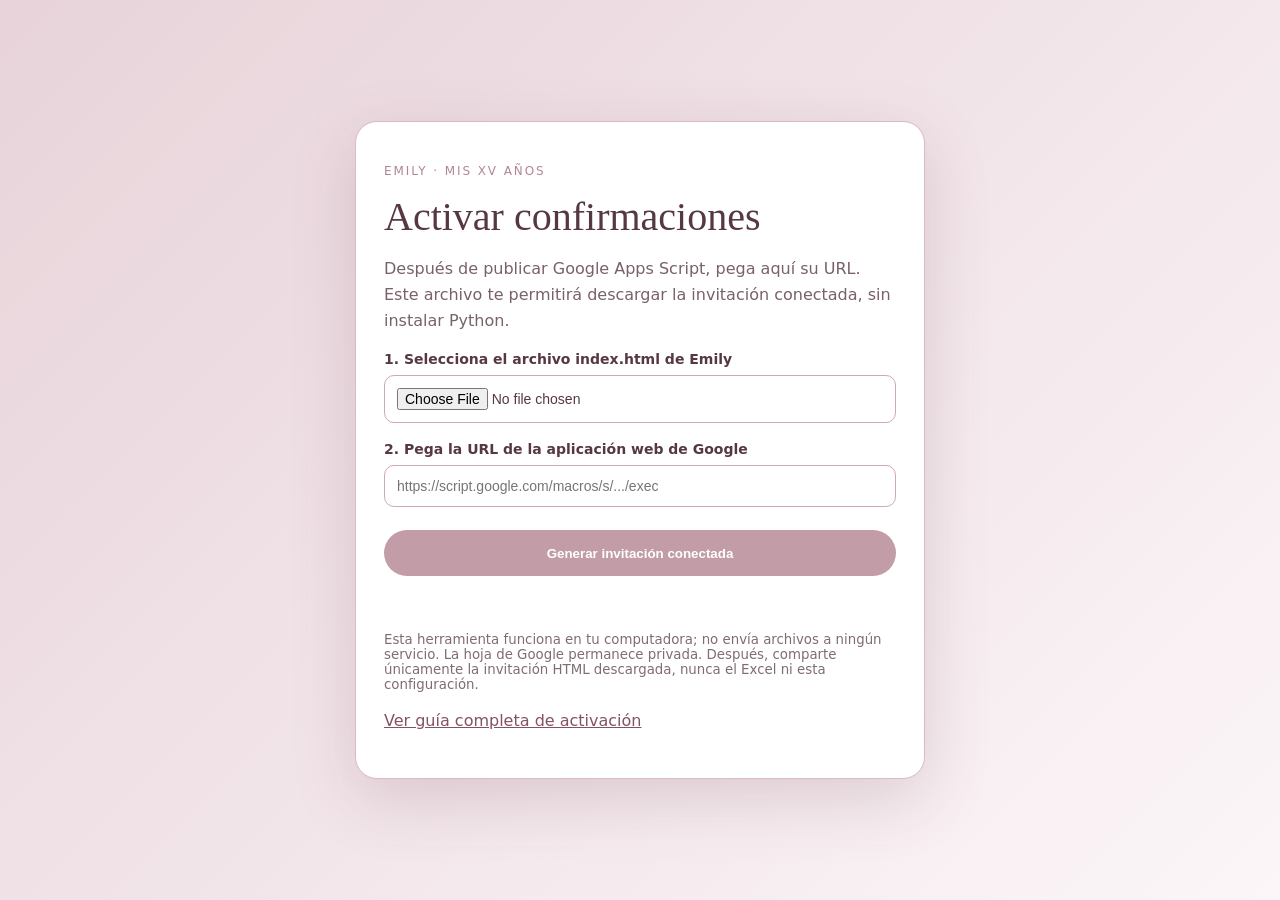
<file: CONFIGURAR_URL_DE_REGISTRO.html>
<!doctype html>
<html lang="es">
<head>
<meta charset="utf-8"><meta name="viewport" content="width=device-width,initial-scale=1">
<title>Conectar invitación de Emily · Google Sheets</title>
<style>
:root{--rose:#c29ca6;--dark:#563842;--light:#fff6f9}*{box-sizing:border-box}body{font-family:system-ui,Arial,sans-serif;background:linear-gradient(135deg,#e7d3d9,#fcf6f8);margin:0;min-height:100vh;display:grid;place-items:center;padding:20px;color:var(--dark)}main{width:min(570px,100%);background:#fff;border:1px solid #dcb9c5;border-radius:22px;box-shadow:0 20px 65px #774c6133;padding:28px}h1{font-family:Georgia,serif;font-size:clamp(27px,5vw,40px);font-weight:400;margin:0 0 12px}p{line-height:1.6;color:#78616a}label{display:block;font-weight:650;font-size:14px;margin:18px 0 8px}input{display:block;width:100%;border:1px solid #cda9b4;padding:12px;border-radius:10px;font-size:14px;background:#fff}button{border:0;background:var(--rose);color:white;min-height:46px;padding:12px 18px;border-radius:999px;cursor:pointer;margin-top:23px;font-weight:650;width:100%}button:hover{background:#af7f8d}button:disabled{opacity:.6;cursor:not-allowed}small{display:block;margin-top:15px;color:#806c73}#result{min-height:24px;font-weight:650}a{color:#845264}
</style>
</head>
<body>
<main>
<p style="font-size:12px;letter-spacing:.16em;text-transform:uppercase;color:#b08695">Emily · Mis XV Años</p>
<h1>Activar confirmaciones</h1>
<p>Después de publicar Google Apps Script, pega aquí su URL. Este archivo te permitirá descargar la invitación conectada, sin instalar Python.</p>
<label for="file">1. Selecciona el archivo <strong>index.html</strong> de Emily</label>
<input type="file" id="file" accept=".html,text/html" required>
<label for="endpoint">2. Pega la URL de la aplicación web de Google</label>
<input type="url" id="endpoint" placeholder="https://script.google.com/macros/s/.../exec" spellcheck="false" autocomplete="off" required>
<button id="generate" type="button">Generar invitación conectada</button>
<p id="result" role="status"></p>
<small>Esta herramienta funciona en tu computadora; no envía archivos a ningún servicio. La hoja de Google permanece privada. Después, comparte únicamente la invitación HTML descargada, nunca el Excel ni esta configuración.</small>
<p><a href="ACTIVAR_GOOGLE_SHEETS.md">Ver guía completa de activación</a></p>
</main>
<script>
const file=document.querySelector('#file'),url=document.querySelector('#endpoint'),result=document.querySelector('#result'),button=document.querySelector('#generate');
button.addEventListener('click',async()=>{
 const endpoint=url.value.trim();
 if(!/^https:\/\/script\.google\.com\/macros\/s\/[A-Za-z0-9_-]+\/exec(?:\?.*)?$/.test(endpoint)){
   result.textContent='La URL debe ser una aplicación web de Google Apps Script y terminar en /exec.';return;
 }
 if(!file.files[0]){result.textContent='Selecciona primero el archivo index.html de Emily.';return;}
 button.disabled=true;
 try{
  const content=await file.files[0].text();
  const placeholder='PEGAR_URL_GOOGLE_APPS_SCRIPT_AQUI';
  if(!content.includes(placeholder)){result.textContent='Este HTML ya está conectado o no es la versión preparada para el registro.';return;}
  const linked=content.replaceAll(placeholder,endpoint);
  const blob=new Blob([linked],{type:'text/html;charset=utf-8'});
  const a=document.createElement('a');a.href=URL.createObjectURL(blob);a.download='EMILY_INVITACION_CON_REGISTRO.html';document.body.appendChild(a);a.click();a.remove();
  setTimeout(()=>URL.revokeObjectURL(a.href),5000);
  result.textContent='Invitación configurada y descargada. Haz una prueba de confirmación antes de compartirla.';
 }catch(e){result.textContent='No se pudo leer el HTML. Comprueba que seleccionaste el archivo correcto.';}
 finally{button.disabled=false;}
});
</script>
</body>
</html>
</file>
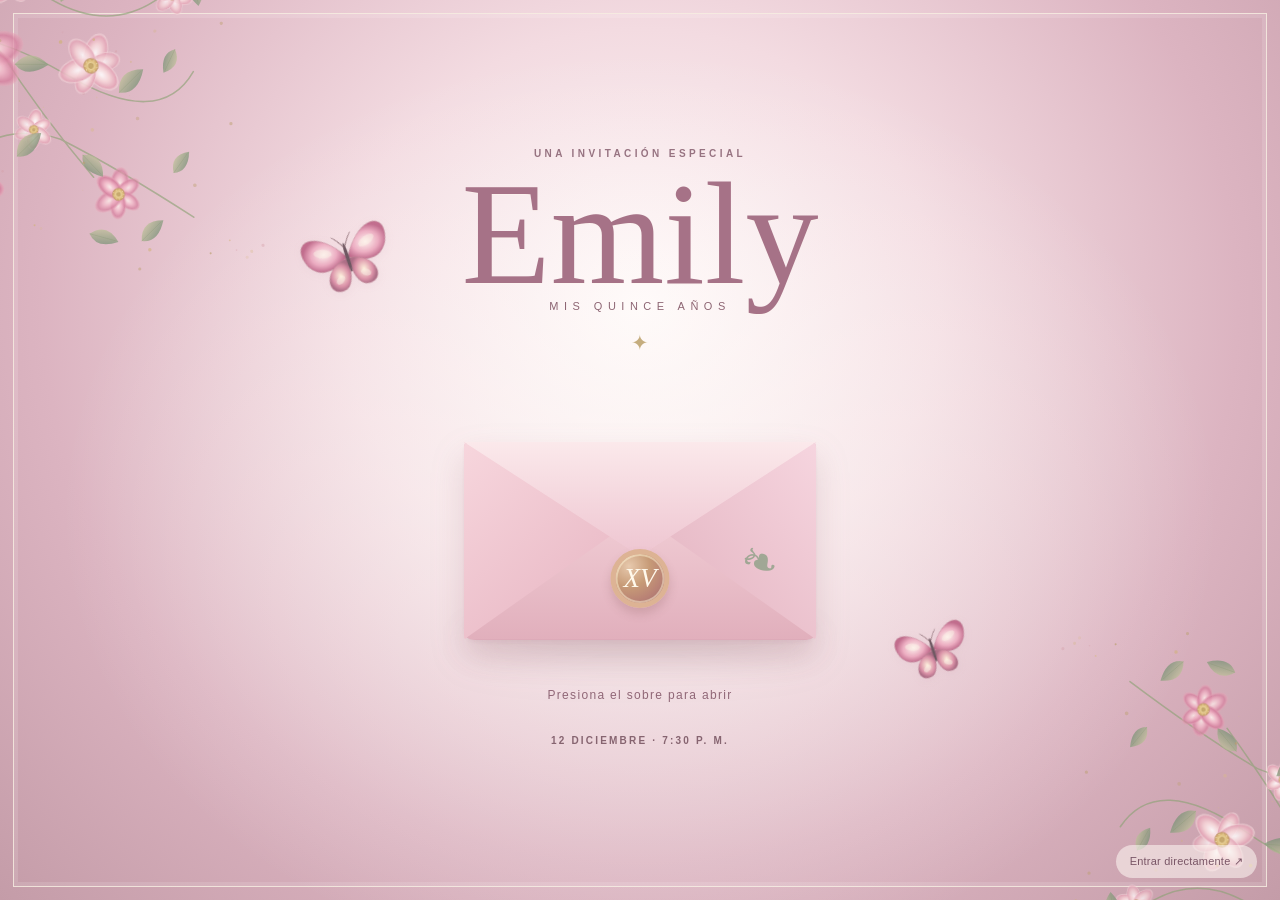
<file: src.html>
<!doctype html>
<html lang="es">
<head>
  <meta charset="utf-8">
  <meta name="viewport" content="width=device-width,initial-scale=1,viewport-fit=cover">
  <meta name="theme-color" content="#C29CA6">
  <meta name="description" content="Los XV años de Emily · 12 de diciembre, 7:30 p. m. · Hacienda Meléndez. Te espero para celebrar juntos.">
  <title>Emily · Mis XV años</title>
  <link rel="stylesheet" href="styles.css">
  <link rel="stylesheet" href="movie-clouds.css">
</head>
<body>
  <div id="intro" class="intro" role="dialog" aria-modal="true" aria-label="Bienvenida a los XV años de Emily">
    <div class="intro-glow" aria-hidden="true"></div>
    <div class="corner-art intro-flower tl" aria-hidden="true"></div><div class="corner-art intro-flower br" aria-hidden="true"></div>
    <img class="butterfly butterfly-intro one" src="assets/butterfly.svg" alt="" aria-hidden="true"><img class="butterfly butterfly-intro two" src="assets/butterfly.svg" alt="" aria-hidden="true">
    <div class="intro-content">
      <p class="small-caps intro-overline">UNA INVITACIÓN ESPECIAL</p>
      <h1 class="script intro-name">Emily</h1>
      <p class="intro-subtitle">MIS QUINCE AÑOS</p>
      <div class="tiny-ornament" aria-hidden="true">✦</div>
      <button type="button" id="open-envelope" class="envelope-button" aria-label="Abrir el sobre de invitación">
        <div class="envelope-art" aria-hidden="true">
          <div class="envelope-shadow"></div>
          <div class="envelope-paper"><span class="paper-script script">Emily</span><span class="paper-small">12 · DICIEMBRE</span></div>
          <div class="envelope-body"></div>
          <div class="envelope-inner-flap"></div>
          <div class="envelope-leftfold"></div>
          <div class="envelope-rightfold"></div>
          <div class="envelope-bottomfold"></div>
          <div class="envelope-topflap"></div>
          <span class="envelope-wax">XV</span>
          <span class="envelope-sprig">❧</span>
        </div>
      </button>
      <p class="intro-instruction">Presiona el sobre para abrir</p>
      <span class="intro-bottom small-caps">12 DICIEMBRE · 7:30 P. M.</span>
    </div>
    <button type="button" id="skip-intro" class="intro-skip" aria-label="Entrar directamente a la invitación">Entrar directamente <span aria-hidden="true">↗</span></button>
  </div>

  <!-- Video de bienvenida: se muestra después de la apertura del sobre. -->
  <div id="movie-screen" class="movie-screen" role="dialog" aria-modal="true" aria-label="Video de presentación de los quince años de Emily" hidden>
    <div class="movie-backdrop" aria-hidden="true"></div>
    <video id="intro-video" class="intro-video" preload="auto" playsinline poster="assets/video/portada_emily.jpg" src="assets/video/emily_estrellas.mp4" aria-label="Estrella rosada trazando el nombre Emily en un cielo de estrellas"></video>
    <div class="movie-soft-frame" aria-hidden="true"><i></i><i></i><i></i><i></i></div>
    <p class="movie-label" aria-hidden="true">EMILY <span>✦</span> MIS XV AÑOS</p>
    <div class="movie-actions">
      <button type="button" id="movie-sound" aria-label="Silenciar video" aria-pressed="true">♫ <span>Silenciar</span></button>
      <button type="button" id="movie-skip">Saltar video <span aria-hidden="true">↗</span></button>
    </div>
    <button type="button" id="movie-play" class="movie-retry" hidden>▶ Reproducir video</button>
    <p id="movie-error" class="movie-error" role="status" hidden>No se pudo reproducir el video. Puedes saltarlo para ver la invitación.</p>
    <div class="movie-progress" aria-hidden="true"><span id="movie-progress-bar"></span></div>
  </div>

  <!-- Nubes creadas con Python para unir el final del video y la invitación. -->
  <div id="cloud-curtain" class="cloud-curtain" aria-hidden="true" hidden>
    <div class="cloud-cloud cloud-left-1"></div>
    <div class="cloud-cloud cloud-right-1"></div>
    <div class="cloud-cloud cloud-left-2"></div>
    <div class="cloud-cloud cloud-right-2"></div>
    <div class="cloud-cloud cloud-top"></div>
    <div class="cloud-cloud cloud-bottom"></div>
    <div class="cloud-luminous-mist"></div>
    <div class="cloud-white-veil"></div>
  </div>

  <audio id="emily-soundtrack" src="assets/audio/musica_emily.mp3" preload="auto" loop hidden></audio>

  <main id="invitation" class="invitation" hidden>
    <div class="paper-shell">
      <header class="hero" id="inicio">
        <div class="corner-art top-left" aria-hidden="true"></div>
        <div class="corner-art top-right" aria-hidden="true"></div>
        <img class="butterfly butterfly-hero butterfly-one" src="assets/butterfly.svg" alt="" aria-hidden="true">
        <img class="butterfly butterfly-hero butterfly-two" src="assets/butterfly.svg" alt="" aria-hidden="true">
        <img class="butterfly butterfly-hero butterfly-three" src="assets/butterfly.svg" alt="" aria-hidden="true">
        <div class="gold-sparkles" aria-hidden="true"></div>
        <img class="sun-emblem" src="assets/sun.svg" alt="" aria-hidden="true">
        <p class="small-caps hero-topline">CELEBRANDO UN SUEÑO MUY ESPECIAL</p>
        <h2 class="script hero-name">Emily</h2>
        <p class="hero-xv">MIS QUINCE AÑOS</p>
        <p class="hero-caption">12 DE DICIEMBRE · 2026</p>
        <img class="ornament ornament-hero" src="assets/ornament.svg" alt="" aria-hidden="true">
        <div class="music-player">
          <span class="music-line"></span>
          <button type="button" id="music-prev" class="music-small" aria-label="Reiniciar la canción" title="Reiniciar canción">↶</button>
          <button type="button" id="music-toggle" class="music-main" aria-label="Reproducir música ambiental" aria-pressed="false"><span id="music-icon">▶</span></button>
          <button type="button" id="music-next" class="music-small" aria-label="Avanzar 15 segundos de la canción" title="Avanzar 15 segundos">↻</button>
          <span class="music-line"></span>
          <span id="music-status" class="sr-only" role="status">Música ambiental pausada</span>
        </div>
        <p class="music-label">LA CANCIÓN DE ESTA NOCHE ESPECIAL</p>
        <p class="music-hint" id="music-hint" hidden>Para escuchar la canción, toca el botón de reproducción.</p>
        <div class="invitation-message">
          <img class="ornament" src="assets/ornament.svg" alt="" aria-hidden="true">
          <p>Hay momentos que marcan el comienzo de una nueva etapa, y sueños que se vuelven más hermosos cuando los compartimos con quienes más queremos.</p>
          <p>Con mucha ilusión, te invito a celebrar conmigo mis quince años. Tu presencia hará que esta noche sea aún más especial.</p>
          <img class="ornament ornament-small" src="assets/ornament.svg" alt="" aria-hidden="true">
        </div>
        <a class="scroll-cue" href="#fecha">Desliza para descubrir la invitación <span>⌄</span></a>
      </header>

      <section class="date-section decorative-section" id="fecha" aria-labelledby="fecha-title">
        <div class="corner-art date-flower-left" aria-hidden="true"></div>
        <div class="corner-art date-flower-right" aria-hidden="true"></div>
        <p class="small-caps pretitle">GUARDA ESTA FECHA</p>
        <h2 id="fecha-title" class="script section-script">El gran día</h2>
        <div class="date-layout" aria-label="Sábado 12 de diciembre de 2026">
          <div class="date-side"><span>SÁBADO</span><b>2026</b></div>
          <div class="big-day">12</div>
          <div class="date-side"><span>DICIEMBRE</span><b>7:30 P. M.</b></div>
        </div>
        <img class="ornament ornament-date" src="assets/ornament.svg" alt="" aria-hidden="true">
        <div class="calendar" aria-label="Calendario de diciembre de 2026">
          <h3>DICIEMBRE <span>2026</span></h3>
          <div class="calendar-grid weekdays" aria-hidden="true"><span>D</span><span>L</span><span>M</span><span>M</span><span>J</span><span>V</span><span>S</span></div>
          <div id="calendar-days" class="calendar-grid days"></div>
          <p class="calendar-note">Una fecha que guardaré en mi corazón</p>
        </div>
      </section>

      <section class="countdown-section" aria-labelledby="countdown-title">
        <p id="countdown-title" class="script countdown-heading">Faltan</p>
        <div id="countdown" class="countdown" aria-label="Cuenta regresiva para los quince años de Emily">
          <div><strong id="days">--</strong><span>DÍAS</span></div><em>:</em>
          <div><strong id="hours">--</strong><span>HORAS</span></div><em>:</em>
          <div><strong id="minutes">--</strong><span>MINUTOS</span></div><em>:</em>
          <div><strong id="seconds">--</strong><span>SEGUNDOS</span></div>
        </div>
      </section>

      <section class="details-section decorative-section" id="detalles" aria-labelledby="detalles-title">
        <div class="corner-art details-flower-left" aria-hidden="true"></div>
        <div class="corner-art details-flower-right" aria-hidden="true"></div>
        <p class="small-caps pretitle">ESTÁS CORDIALMENTE INVITADO</p>
        <h2 id="detalles-title" class="script section-script">Te espero</h2>
        <p class="details-intro">Será una alegría compartir contigo la noche más especial de mis quince años.</p>
        <div class="detail-cards">
          <article class="event-card location-card">
            <div class="card-emblem" aria-hidden="true">
              <svg viewBox="0 0 32 38"><path d="M16 36C25 23 29 18 29 14a13 13 0 1 0-26 0c0 4 4 9 13 22Z" fill="none" stroke="currentColor" stroke-width="1.8"/><circle cx="16" cy="14" r="5" fill="none" stroke="currentColor" stroke-width="1.8"/></svg>
            </div>
            <p class="card-kicker">LUGAR DE LA CELEBRACIÓN</p>
            <h3>Hacienda<br>Meléndez</h3>
            <p>12 de diciembre · 7:30 p. m.</p>
            <a href="https://maps.app.goo.gl/pA8FTz4kBPpm9y8m6" target="_blank" rel="noopener noreferrer" class="card-button">VER UBICACIÓN <span aria-hidden="true">↗</span></a>
          </article>
          <article class="event-card dress-card">
            <div class="card-emblem" aria-hidden="true">
              <svg viewBox="0 0 40 48"><path d="M15 4c3 4 7 4 10 0l6 10-8 7 12 22H5l12-22-8-7z" fill="none" stroke="currentColor" stroke-width="1.8" stroke-linejoin="round"/><path d="M16 21h8" fill="none" stroke="currentColor" stroke-width="1.8"/></svg>
            </div>
            <p class="card-kicker">CÓDIGO DE VESTIMENTA</p>
            <h3>Formal<br>&amp; Gala</h3>
            <p>Viste elegante para celebrar juntos.</p>
            <span class="dress-flourish" aria-hidden="true">✦ ✧ ✦</span>
          </article>
        </div>
      </section>

      <section class="rsvp-section decorative-section" id="asistencia" aria-labelledby="rsvp-title">
        <div class="corner-art rsvp-flower-left" aria-hidden="true"></div>
        <img class="butterfly butterfly-rsvp" src="assets/butterfly.svg" alt="" aria-hidden="true">
        <p class="small-caps pretitle">NOS ENCANTARÍA CONTAR CONTIGO</p>
        <h2 id="rsvp-title" class="script section-script">Confirma tu asistencia</h2>
        <p>Espero que seas parte de esta celebración. Cada persona que me acompaña hará de mis quince años un recuerdo inolvidable.</p>
        <button id="open-rsvp" class="rsvp-button" type="button">CONFIRMAR ASISTENCIA <span aria-hidden="true">↗</span></button>
        <p class="rsvp-hint">Tu confirmación ayudará a organizar esta noche especial.</p>
      </section>

      <footer class="invitation-footer">
        <img class="ornament ornament-footer" src="assets/ornament.svg" alt="" aria-hidden="true">
        <p class="script footer-name">Emily</p>
        <p>MIS XV AÑOS</p>
        <small>12 DE DICIEMBRE · 7:30 P. M.</small>
        <button id="reopen" type="button" class="reopen-button">Volver a abrir el sobre</button>
      </footer>
    </div>
  </main>

  <dialog id="rsvp-dialog" class="rsvp-dialog" aria-labelledby="rsvp-dialog-title">
    <form id="rsvp-form" class="rsvp-form" method="post" target="rsvp-transport" action="#">
      <button type="button" class="dialog-close" id="close-rsvp" aria-label="Cerrar formulario">×</button>
      <p class="small-caps">MIS XV AÑOS</p>
      <h2 id="rsvp-dialog-title" class="script">Para Emily</h2>
      <p>Confirma tu asistencia a esta noche especial.</p>

      <fieldset class="attendance-fieldset">
        <legend>¿Nos acompañarás?</legend>
        <label><input type="radio" name="attending" value="Sí" checked> Sí, asistiré</label>
        <label><input type="radio" name="attending" value="No"> No podré asistir</label>
      </fieldset>

      <div id="rsvp-attendance-options" class="rsvp-conditional">
        <fieldset class="rsvp-type-fieldset">
          <legend>Elige el tipo de confirmación</legend>
          <label class="rsvp-type-choice">
            <input type="radio" name="groupType" value="Individual" checked>
            <span><strong>Individual</strong><small>Tú y, si deseas, un acompañante. Máximo 2 personas.</small></span>
          </label>
          <label class="rsvp-type-choice">
            <input type="radio" name="groupType" value="Familiar">
            <span><strong>Familiar</strong><small>Registra a tu familia. Máximo 6 personas en total.</small></span>
          </label>
        </fieldset>
        <div class="rsvp-count-row">
          <label for="guest-count">Número total de asistentes <small>(incluyéndote)</small></label>
          <select id="guest-count" name="totalGuests" required>
            <option value="1">1 persona</option>
            <option value="2">2 personas</option>
          </select>
          <p class="form-hint" id="rsvp-count-hint">Individual: máximo 2 asistentes, incluyéndote.</p>
        </div>
      </div>

      <section class="attendee-section" aria-labelledby="attendee-heading">
        <div class="attendee-section-heading">
          <h3 id="attendee-heading">Nombres de los invitados</h3>
          <span id="attendee-counter">1 persona</span>
        </div>
        <p id="attendee-explanation" class="form-hint">Escribe nombres y apellidos de cada persona que asistirá.</p>
        <div id="attendee-fields" class="attendee-fields">
          <div class="attendee-card" data-person="1">
            <h4>Persona 1 <span class="attendee-role">(quien confirma)</span></h4>
            <div class="attendee-name-grid">
              <div><label for="firstName1">Nombres</label><input type="text" id="firstName1" name="firstName1" placeholder="Nombres" autocomplete="given-name" minlength="2" maxlength="60" required></div>
              <div><label for="lastName1">Apellidos</label><input type="text" id="lastName1" name="lastName1" placeholder="Apellidos" autocomplete="family-name" minlength="2" maxlength="60" required></div>
            </div>
          </div>
        </div>
      </section>
      <label for="guest-message">Mensaje para Emily <span class="optional-label">(opcional)</span></label>
      <textarea id="guest-message" name="message" maxlength="240" rows="3" placeholder="Unas palabras para Emily"></textarea>
      <label class="privacy-consent"><input type="checkbox" id="guest-consent" name="consent" value="Sí" required> Entiendo que estos datos se usarán únicamente para organizar la celebración y que los revisará la persona organizadora.</label>
      <input type="hidden" name="registrationId" id="registration-id">
      <input type="hidden" name="source" value="Invitación web Emily">
      <div class="anti-bot-field" aria-hidden="true"><label for="guest-website">Dejar vacío</label><input type="text" id="guest-website" name="website" tabindex="-1" autocomplete="off"></div>
      <button type="submit" id="rsvp-submit" class="rsvp-submit">ENVIAR CONFIRMACIÓN</button>
      <p class="form-hint">Tu respuesta se guardará en el registro privado de la celebración. Necesitas conexión a Internet para enviarla.</p>
      <p id="rsvp-feedback" role="status" aria-live="polite"></p>
    </form>
  </dialog>
  <iframe id="rsvp-transport" name="rsvp-transport" title="Envío de confirmación" hidden></iframe>
  <script src="app.js"></script>
</body>
</html>
</file>
<file: styles.css>
:root{
  --malva:#C29CA6;--malva-deep:#a67287;--rose:#d89fb0;--rose-pale:#f4dbe1;
  --paper:#fffdfa;--warm:#fff8f8;--ink:#775760;--ink-strong:#6b4b57;
  --gold:#b59a63;--gold-light:#dfc995;--line:rgba(181,154,99,.45);
  --script:'Great Vibes','Apple Chancery','Z003','Segoe Script','Brush Script MT','URW Chancery L',cursive;
  --serif:'Cormorant Garamond','EB Garamond','Georgia',serif;
  --sans:'DM Sans','Arial',sans-serif;
}
*{box-sizing:border-box}
body.intro-locked{overflow:hidden}
html{scroll-behavior:smooth;scroll-padding-top:18px}
body{margin:0;min-width:300px;background:linear-gradient(115deg,#b98e9d 0%,#dcb9c4 20%,#f3dfe6 50%,#c79da9 100%);color:var(--ink);font-family:var(--serif);-webkit-font-smoothing:antialiased}
button,a,input,textarea{font:inherit}
button{cursor:pointer}
a{color:inherit}
img{max-width:100%}
[hidden]{display:none!important}
.sr-only{position:absolute!important;height:1px;width:1px;overflow:hidden;clip:rect(0,0,0,0);white-space:nowrap}
.script{font-family:var(--script);font-weight:400;letter-spacing:0}
.small-caps{font-family:var(--sans);font-size:10px;font-weight:600;letter-spacing:.28em;text-transform:uppercase}
button:focus-visible,a:focus-visible,input:focus-visible,textarea:focus-visible{outline:3px solid #9b5772;outline-offset:4px}
@media (prefers-reduced-motion: reduce){html{scroll-behavior:auto}*,*::before,*::after{animation-duration:.01ms!important;animation-iteration-count:1!important;transition-duration:.01ms!important}}
/* Painted botanical and butterfly decorations */
.corner-art{position:absolute;width:315px;height:330px;pointer-events:none;background:url('assets/floral-corner.svg') center/contain no-repeat;z-index:0;opacity:.95;filter:saturate(.98)}
.butterfly{position:absolute;z-index:1;pointer-events:none;user-select:none;transform-origin:center;filter:drop-shadow(0 2px 4px rgba(160,105,125,.08))}
/* Welcome, matching the sealed pink envelope opening in the reference */
.intro{position:fixed;inset:0;z-index:100;display:grid;place-items:center;overflow:hidden;isolation:isolate;padding:12px;background:radial-gradient(ellipse at 50% 34%,#fff9f9 0%,#f3dbe1 33%,#dcb4c1 66%,#c49ca8 100%)}
.intro::before{content:'';position:absolute;inset:13px;z-index:0;border:1px solid rgba(247,238,226,.85);box-shadow:inset 0 0 0 4px rgba(255,255,255,.12);pointer-events:none}
.intro-glow{position:absolute;inset:0;background:radial-gradient(ellipse at 50% 57%,#fffdfa 0%,transparent 64%);opacity:.65;pointer-events:none}
.intro-flower.tl{left:-110px;top:-105px;width:420px;height:400px;transform:rotate(-7deg)}
.intro-flower.br{right:-145px;bottom:-110px;width:420px;height:400px;transform:rotate(177deg)}
.butterfly-intro.one{left:max(5%,calc(50% - 340px));top:24%;width:95px;transform:rotate(-18deg);animation:fly-butterfly 7s ease-in-out infinite}
.butterfly-intro.two{right:max(4%,calc(50% - 332px));bottom:24%;width:78px;transform:scaleX(-1) rotate(18deg);animation:fly-butterfly-2 8s ease-in-out infinite}
.intro-content{position:relative;z-index:3;width:min(510px,96vw);display:flex;flex-direction:column;align-items:center;text-align:center;padding:30px 12px 36px}
.intro-overline{color:#977381;letter-spacing:.34em;margin:0 0 4px}
.intro-name{font-size:clamp(86px,17vw,146px);line-height:1;color:var(--malva-deep);margin:-2px 0 -13px;text-shadow:0 1px #fdf6ee80}
.intro-subtitle{font:500 11px/1.4 var(--sans);letter-spacing:.5em;color:#8d6573;margin:5px 0 12px}
.tiny-ornament{color:#b89b61;font-size:21px;opacity:.8;margin:4px 0 12px}
.envelope-button{position:relative;width:min(420px,93vw);height:308px;border:0;background:transparent;cursor:pointer;padding:0;-webkit-tap-highlight-color:transparent;perspective:900px}
.envelope-button:focus-visible{outline:2px solid #a67684;border-radius:14px}
.envelope-art{position:absolute;inset:0;transform-origin:center;filter:drop-shadow(0 15px 16px rgba(137,80,94,.18));transition:transform 1s ease}
.envelope-shadow{position:absolute;left:8%;right:8%;bottom:23px;height:24px;background:rgba(117,75,84,.2);filter:blur(16px);border-radius:50%}
.envelope-body{position:absolute;inset:74px 8% 36px;border-radius:5px 5px 13px 13px;background:linear-gradient(150deg,#f9e8e9,#e4b7c2 72%,#cb94a5);box-shadow:0 3px 3px #ac7b8d17,inset 0 0 0 1px #cf9cac}
.envelope-paper{position:absolute;z-index:2;left:18%;right:18%;top:81px;height:168px;border-radius:8px 8px 2px 2px;background:linear-gradient(#fffaf4,#fdf3f1);border:1px solid #d4aeae;display:flex;flex-direction:column;align-items:center;justify-content:center;gap:3px;transition:transform 1s cubic-bezier(.18,.85,.22,1);box-shadow:0 0 6px rgba(85,35,55,.08)}
.paper-script{font-size:54px;color:var(--malva-deep);line-height:1.1}
.paper-small{font:600 9px var(--sans);color:var(--gold);letter-spacing:.24em}
.envelope-inner-flap{position:absolute;z-index:1;left:8%;right:8%;top:74px;height:107px;clip-path:polygon(0 0,50% 87%,100% 0);background:#d89ead;box-shadow:inset 0 2px 4px #fff8}
.envelope-leftfold,.envelope-rightfold{position:absolute;z-index:3;bottom:36px;left:8%;width:84%;height:198px;background:linear-gradient(140deg,#f7d6dd,#e8b7c4 60%,#dcabb9);clip-path:polygon(0 0,50% 51%,0 100%);border-radius:4px}
.envelope-rightfold{background:linear-gradient(230deg,#f6d5df,#e1b0bd 65%);clip-path:polygon(100% 0,50% 51%,100% 100%)}
.envelope-bottomfold{position:absolute;z-index:4;bottom:36px;left:8%;width:84%;height:198px;background:linear-gradient(0deg,#e1afbc 0%,#f7d9df 90%);clip-path:polygon(0 100%,50% 37%,100% 100%);border-radius:0 0 9px 9px}
.envelope-topflap{position:absolute;z-index:5;left:8%;right:8%;top:74px;height:130px;clip-path:polygon(0 0,50% 88%,100% 0);background:linear-gradient(180deg,#fbe9eb 0%,#ecc0cd 100%);transform-origin:top center;backface-visibility:hidden;transition:transform .85s cubic-bezier(.23,.8,.2,1),z-index .8s}
.envelope-wax{position:absolute;z-index:7;left:50%;top:181px;transform:translateX(-50%);display:grid;place-items:center;width:59px;height:59px;border-radius:50%;background:radial-gradient(circle at 28% 25%,#e7c9ad 0%,#c79b77 40%,#b98275 69%,#9b6970 100%);border:5px solid #ddb394;box-shadow:0 6px 10px rgba(137,90,90,.24),inset 0 0 0 2px #fff5d67a;color:#fff9ec;font:italic 27px/1 var(--serif);transition:transform .6s,opacity .6s}
.envelope-sprig{position:absolute;z-index:6;right:17%;top:167px;font-size:45px;color:#6f946e;transform:rotate(21deg);opacity:.6;pointer-events:none}
.intro-instruction{font:500 12px/1.4 var(--sans);letter-spacing:.11em;color:#916878;margin:11px 0 26px;animation:soft-pulse 3s ease-in-out infinite}
.intro-bottom{font-size:10px;color:#866470;letter-spacing:.22em;margin-top:5px}
.intro-skip{position:absolute;z-index:7;right:23px;bottom:22px;border:0;background:#fff9f58c;color:#795666;border-radius:999px;padding:10px 14px;font:500 11px var(--sans);letter-spacing:.02em}
.intro.is-opening .envelope-topflap{transform:rotateX(178deg);z-index:1}
.intro.is-opening .envelope-wax{transform:translateX(-50%) scale(.65);opacity:0}
.intro.is-opening .envelope-paper{transform:translateY(-100px)}
.intro.is-opening .envelope-art{transform:translateY(15px) scale(1.07)}
.intro.is-leaving{opacity:0;transform:scale(1.035);pointer-events:none;transition:opacity .65s ease,transform .65s ease}
@keyframes fly-butterfly{50%{transform:translate(9px,-14px) rotate(-11deg)}}
@keyframes fly-butterfly-2{50%{transform:translate(-10px,12px) scaleX(-1) rotate(12deg)}}
@keyframes soft-pulse{50%{opacity:.58}}
/* Invitation body: narrow, luxurious, floral scroll, like the sample */
.invitation{position:relative;z-index:1;padding:0 clamp(10px,4vw,56px) 40px}
.paper-shell{position:relative;width:min(100%,720px);margin:0 auto;background:var(--paper);box-shadow:0 25px 65px rgba(103,63,79,.27);overflow:hidden;isolation:isolate}
.paper-shell::before{content:'';position:absolute;inset:12px;z-index:0;border:1px solid rgba(198,169,115,.24);pointer-events:none}
.hero,.date-section,.details-section,.rsvp-section{position:relative;overflow:hidden;text-align:center}
.hero{padding:30px 32px 59px;min-height:785px;display:flex;flex-direction:column;align-items:center;background:radial-gradient(ellipse at 50% 24%,#fffefa 0%,#fffdfb 57%,#fff5f8 100%)}
.hero .top-left{top:-82px;left:-84px;width:325px;height:340px;transform:rotate(1deg)}
.hero .top-right{top:-56px;right:-100px;width:280px;height:295px;transform:scaleX(-1) rotate(-6deg)}
.butterfly-one{width:75px;top:16%;right:11%;transform:rotate(24deg);animation:float-wing 8s ease-in-out infinite}
.butterfly-two{width:52px;left:8%;top:46%;transform:rotate(-29deg);animation:float-wing-2 7s ease-in-out infinite}
.butterfly-three{width:38px;right:5%;top:70%;transform:rotate(12deg);opacity:.78;animation:float-wing 9s ease-in-out infinite 1s}
@keyframes float-wing{50%{transform:translateY(-15px) translateX(-5px) rotate(17deg)}}
@keyframes float-wing-2{50%{transform:translateY(12px) translateX(4px) rotate(-20deg)}}
.gold-sparkles{position:absolute;inset:0;pointer-events:none;opacity:.38;background-image:radial-gradient(#c9a86a 1.1px,transparent 1.2px),radial-gradient(#dec18c 1px,transparent 1.1px);background-size:72px 89px,113px 103px;background-position:9px 20px,63px 66px;mask-image:linear-gradient(180deg,black,transparent 31%,transparent 75%,black)}
.hero>*:not(.corner-art):not(.butterfly):not(.gold-sparkles){position:relative;z-index:2}
.sun-emblem{width:86px;height:86px;margin:4px 0 20px;opacity:.94}
.hero-topline{font-size:9px;letter-spacing:.34em;color:#bba778;margin-bottom:10px}
.hero-name{font-size:clamp(90px,13vw,134px);line-height:.98;margin:1px 0 -7px;color:#b99b63;text-shadow:0 2px 0 #fffcf6,1px 1px 2px #d6c59e99}
.hero-xv{font:500 12px/1.4 var(--sans);letter-spacing:.49em;color:#947d87;margin:0 0 10px}
.hero-caption{font:500 9px/1.6 var(--sans);letter-spacing:.17em;color:#bc9ea9;margin:2px 0 10px}
.ornament{display:block;width:min(270px,80%);height:auto;pointer-events:none}
.ornament-hero{margin:7px auto 8px;max-height:48px}
.music-player{display:flex;align-items:center;justify-content:center;gap:12px;width:min(260px,80%);margin:6px auto 0}
.music-line{flex:1;height:2px;background:linear-gradient(90deg,transparent,#c5a575,transparent)}
.music-small{border:0;background:transparent;color:#ba7e93;min-width:26px;min-height:30px;font:500 19px var(--serif)}
.music-main{border:0;width:41px;height:41px;border-radius:50%;display:grid;place-items:center;background:#b77b91;color:white;box-shadow:0 7px 19px #c9a1b488;font-size:15px}
.music-main:hover{background:#9c657b}
.music-label{font:500 8px var(--sans);letter-spacing:.25em;color:#bba3aa;margin:10px auto 26px}
.invitation-message{max-width:420px;margin:auto;text-align:center}
.invitation-message .ornament{width:min(185px,60%);margin:0 auto 15px}
.invitation-message p{font:500 clamp(18px,2.8vw,23px)/1.48 var(--serif);letter-spacing:.025em;color:#82666e;margin:14px auto 18px}
.invitation-message .ornament-small{margin:4px auto 0;width:180px;transform:rotate(180deg)}
.scroll-cue{font:500 10px/1.5 var(--sans);color:#a27787;letter-spacing:.06em;text-decoration:none;margin-top:24px}
.scroll-cue span{display:block;font-size:24px;line-height:1.2;animation:soft-pulse 2s infinite}
/* Date spread and calendar */
.decorative-section{padding:55px 46px 58px;background:#fffdfa}
.decorative-section>*:not(.corner-art):not(.butterfly){position:relative;z-index:2}
.date-section{padding-top:53px;padding-bottom:68px}
.date-flower-left{left:-99px;top:-83px;width:270px;height:295px;transform:rotate(-33deg);opacity:.72}
.date-flower-right{right:-123px;bottom:-130px;width:350px;height:390px;transform:rotate(170deg);opacity:.63}
.pretitle{font-size:10px;letter-spacing:.29em;color:#b58e9f;margin:0 0 13px}
.section-script{font-size:clamp(61px,9vw,83px);color:#ae788a;line-height:1.08;margin:0 0 15px}
.date-layout{display:grid;grid-template-columns:1fr auto 1fr;align-items:center;justify-content:center;gap:23px;max-width:470px;margin:18px auto 10px}
.date-side{display:flex;flex-direction:column;align-items:center;gap:11px;padding:10px 0;border-top:1px solid var(--line);border-bottom:1px solid var(--line);color:#ad8191;font:600 11px var(--sans);letter-spacing:.11em}
.date-side b{font:500 10px var(--sans);letter-spacing:.11em;color:#b99d63}
.big-day{font:500 clamp(90px,15vw,126px)/1 var(--serif);color:#ac7687;letter-spacing:-.04em}
.ornament-date{width:240px;margin:14px auto 12px}
.calendar{max-width:380px;margin:28px auto 0;padding:5px 4px}
.calendar h3{font:500 18px var(--serif);letter-spacing:.22em;color:#8c5b70;margin:0 0 20px}
.calendar h3 span{color:#b49a66}
.calendar-grid{display:grid;grid-template-columns:repeat(7,minmax(0,1fr));gap:3px}
.weekdays{font:600 11px var(--sans);color:#a5848b;letter-spacing:.03em;margin-bottom:4px}
.calendar-grid.days>span{height:37px;display:grid;place-items:center;border-radius:50%;font:500 15px var(--serif);color:#594751}
.calendar-grid.days>span.empty{visibility:hidden}
.calendar-grid.days>span.special-day{background:#c29ca6;color:#fff!important;border:2px solid #f5e6e6;box-shadow:0 0 0 1px #c29ca6,0 5px 12px #b58b9a42;font-weight:600}
.calendar-note{margin:14px 0 0;color:#a77f90;font:italic 20px var(--serif)}
/* Countdown band */
.countdown-section{position:relative;z-index:2;text-align:center;padding:35px 25px 39px;background:linear-gradient(120deg,#cda1ae,#c092a2 54%,#b98da0);color:#fff7f4;box-shadow:inset 0 6px 20px #fff7,inset 0 -6px 30px #824c5620}
.countdown-heading{font-size:62px;line-height:1;margin:0 0 13px;color:#fffaf1;text-shadow:0 2px 3px #a26d823d}
.countdown{display:flex;align-items:baseline;justify-content:center;gap:8px}
.countdown>div{display:flex;flex-direction:column;align-items:center;min-width:66px}
.countdown strong{font:400 clamp(33px,6vw,49px)/1 var(--serif);font-variant-numeric:tabular-nums}
.countdown span{font:500 9px var(--sans);letter-spacing:.1em;margin-top:10px}
.countdown>em{font:400 26px var(--serif);opacity:.6;font-style:normal}
/* Place and dress code details */
.details-section{padding-top:70px;padding-bottom:77px}
.details-flower-left{left:-130px;top:100px;width:290px;height:330px;transform:rotate(-33deg);opacity:.83}
.details-flower-right{right:-140px;bottom:-100px;width:350px;height:370px;transform:scaleX(-1) rotate(-11deg);opacity:.8}
.details-intro{max-width:390px;margin:4px auto 36px;color:#997984;font:400 21px/1.5 var(--serif)}
.detail-cards{display:grid;gap:20px;max-width:380px;margin:auto}
.event-card{position:relative;min-height:284px;padding:29px 18px 24px;border-radius:17px;background:linear-gradient(155deg,#e2b2c0 0%,#c58c9f 100%);box-shadow:0 12px 25px #ae7c8833;outline:1px solid #fff7ec70;outline-offset:-8px;color:#fff8f4;display:flex;flex-direction:column;align-items:center;justify-content:center}
.event-card:after{content:'✧';position:absolute;right:18px;top:12px;font-size:25px;color:#fff6df99}
.card-emblem{height:44px;width:44px;margin:1px auto 12px;color:#fff6e9}
.card-emblem svg{height:100%;width:100%}
.card-kicker{font:600 9px var(--sans);letter-spacing:.18em;margin:0 0 7px;color:#fff9f1}
.event-card h3{font:500 36px/1.06 var(--serif);letter-spacing:.015em;margin:0 0 9px;color:#fffefa}
.event-card>p:not(.card-kicker){font:400 16px/1.4 var(--serif);margin:0 0 11px}
.card-button{display:inline-flex;align-items:center;justify-content:center;gap:12px;margin:10px 0 0;border:1px solid #e5cfaa;min-height:39px;padding:8px 18px;border-radius:999px;background:linear-gradient(180deg,#f9e8bf,#dbc38d);color:#8c5f70;font:700 10px var(--sans);letter-spacing:.12em;text-decoration:none;box-shadow:0 6px 13px #7b4c5133;transition:transform .2s}
.card-button:hover{transform:translateY(-3px)}
.dress-card{min-height:256px;background:linear-gradient(135deg,#c99eae,#b88296)}
.dress-flourish{font-size:18px;color:#f4dbad;letter-spacing:.35em;margin-top:6px}
/* RSVP */
.rsvp-section{padding-top:87px;padding-bottom:93px;background:radial-gradient(ellipse at 55% 15%,#fffbfa,#fff5f7 90%)}
.rsvp-flower-left{left:-90px;top:-45px;width:290px;height:310px;transform:rotate(-22deg);opacity:.73}
.butterfly-rsvp{width:100px;right:5%;top:12%;transform:rotate(31deg);opacity:.88;animation:float-wing 9s infinite}
.rsvp-section>p:not(.pretitle){max-width:405px;margin:0 auto 25px;color:#8b6f78;font:400 20px/1.5 var(--serif)}
.rsvp-button{min-height:52px;border:1px solid #ba8a9b;background:linear-gradient(135deg,#c99aaa,#b88195);border-radius:4px;color:#fffcf9;font:700 11px var(--sans);letter-spacing:.14em;padding:15px 25px;box-shadow:0 8px 15px #b48a963d}
.rsvp-button:hover{background:#ae7688}
.rsvp-button span{margin-left:10px;font-size:16px}
.rsvp-section .rsvp-hint{font:400 13px var(--serif)!important;color:#aa8792!important;margin-top:12px!important}
/* Ending */
.invitation-footer{position:relative;padding:35px 12px 58px;text-align:center;background:#c29ca6;color:#fff8f2;border-top:4px solid #f5e9dd}
.ornament-footer{margin:0 auto 6px;width:180px;filter:brightness(0) invert(1);opacity:.65}
.footer-name{font-size:82px;line-height:1;margin:0}
.invitation-footer p:not(.footer-name){font:600 11px var(--sans);letter-spacing:.35em;margin:0 0 10px}
.invitation-footer small{display:block;font:500 10px var(--sans);letter-spacing:.16em;margin:8px 0 18px}
.reopen-button{border:1px solid #fff8f29e;background:transparent;color:#fffefa;font:500 11px var(--sans);padding:10px 18px;border-radius:999px;letter-spacing:.04em}
/* RSVP accessible dialog */
.rsvp-dialog{border:1px solid #d7afbe;border-radius:23px;width:min(92vw,440px);max-height:85dvh;overflow:auto;padding:0;background:#fffaf9;color:var(--ink);box-shadow:0 22px 100px #53323d5c}
.rsvp-dialog::backdrop{background:#3d2635a3;backdrop-filter:blur(5px)}
.rsvp-form{position:relative;display:grid;gap:11px;padding:31px 28px 27px}
.rsvp-form .small-caps{text-align:center;margin:0;color:#b69865}
.rsvp-form h2{text-align:center;font-size:61px;margin:-12px 0 -8px;color:#a87689}
.rsvp-form>p{margin:0 0 6px;text-align:center;font:400 19px/1.4 var(--serif)}
.rsvp-form label,.rsvp-form legend{font:600 12px var(--sans);color:#735866}
.rsvp-form input[type=text],.rsvp-form textarea{border:1px solid #ddbdc7;background:#fff;border-radius:9px;padding:12px 13px;color:#3e2933;width:100%;font:400 14px var(--sans);resize:vertical}
.rsvp-form fieldset{border:1px solid #e7ccd5;border-radius:10px;padding:12px 14px;display:flex;flex-direction:column;gap:11px}
.rsvp-form fieldset label{display:flex;align-items:center;gap:8px;font-weight:400}
.rsvp-form input[type=radio]{accent-color:#a76f84;width:17px;height:17px}
.dialog-close{position:absolute;right:15px;top:12px;background:transparent;border:0;font:400 30px var(--serif);color:#936c7b;width:30px;height:30px}
.rsvp-submit{border:0;background:#b68095;color:white;padding:14px;border-radius:8px;font:700 11px var(--sans);letter-spacing:.14em;margin-top:6px}
.rsvp-submit:hover{background:#9b677a}
.rsvp-form .form-hint{font:400 12px/1.5 var(--sans);color:#997b84;margin:0}
#rsvp-feedback{font:600 12px/1.45 var(--sans);color:#6a7f4d;min-height:15px}
/* Phone fidelity: single long floral invitation; no horizontal overflow. */
@media(max-width:700px){
  .invitation{padding:0 0 16px}
  .paper-shell{width:100%;box-shadow:none}
  .paper-shell::before{inset:8px}
  .hero{padding:23px 22px 49px;min-height:760px}
  .hero .top-left{width:260px;height:280px;left:-97px;top:-60px}
  .hero .top-right{width:236px;height:255px;right:-91px;top:-50px}
  .butterfly-one{right:5%;top:19%;width:61px}
  .butterfly-two{left:0;top:48%;width:42px}
  .butterfly-three{right:1%;top:76%;width:35px}
  .sun-emblem{width:78px;height:78px;margin:10px 0 21px}
  .hero-topline{font-size:8px;letter-spacing:.20em;margin-bottom:18px}
  .hero-name{font-size:clamp(91px,22vw,131px);margin:0 0 -6px}
  .hero-xv{font-size:10px;letter-spacing:.43em}
  .hero-caption{font-size:8px;letter-spacing:.14em}
  .ornament-hero{width:225px;margin:12px auto}
  .music-player{margin:8px auto 0}
  .invitation-message{padding:0 20px}
  .invitation-message p{font-size:21px;line-height:1.48;margin:16px auto}
  .scroll-cue{font-size:9px;margin-top:17px}
  .decorative-section{padding:54px 22px 60px}
  .date-flower-left{left:-100px;top:-90px;width:250px}
  .date-flower-right{right:-120px;bottom:-112px;width:285px}
  .pretitle{font-size:9px;letter-spacing:.18em}
  .section-script{font-size:69px}
  .date-layout{gap:11px;max-width:360px}
  .date-side{font-size:9px;letter-spacing:.06em}
  .date-side b{font-size:9px}
  .big-day{font-size:93px}
  .calendar{max-width:335px}
  .calendar-grid.days>span{height:35px}
  .countdown-section{padding:31px 14px 36px}
  .countdown-heading{font-size:58px}
  .countdown{gap:4px}
  .countdown>div{min-width:59px}
  .countdown strong{font-size:37px}
  .countdown span{font-size:8px;letter-spacing:.05em}
  .countdown>em{font-size:21px}
  .details-section{padding-top:66px;padding-bottom:78px}
  .details-intro{font-size:20px;padding:0 12px;margin-bottom:29px}
  .detail-cards{max-width:290px}
  .event-card{min-height:256px}
  .event-card h3{font-size:33px}
  .rsvp-section{padding-top:86px;padding-bottom:79px}
  .rsvp-flower-left{width:245px;height:280px;left:-117px;top:-70px}
  .butterfly-rsvp{width:80px;right:-5%;top:17%}
  .rsvp-section>p:not(.pretitle){font-size:19px}
  .footer-name{font-size:73px}
}
@media(max-width:380px){
 .intro-content{padding-inline:4px}
 .intro-name{font-size:98px}
 .envelope-button{height:277px;width:94vw;transform:scale(.95)}
 .hero{padding-inline:13px;min-height:755px}
 .hero-topline{font-size:7px}
 .hero-name{font-size:98px}
 .hero-xv{letter-spacing:.35em}
 .invitation-message{padding-inline:14px}
 .invitation-message p{font-size:19px}
 .date-layout{gap:7px}
 .big-day{font-size:84px}
 .date-side span,.date-side b{font-size:8px}
 .countdown>div{min-width:54px}
 .countdown strong{font-size:32px}
 .countdown span{font-size:7px}
}
/* Keep the watercolor butterflies beside the lettering, never across it. */
@media(max-width:700px){
  .butterfly-intro.one{left:-17px;top:36%;width:72px}
  .butterfly-one{right:-6px;top:32%;width:45px}
}

/* RSVP conectado a Google Sheets: ajustes de campos y estados. */
.rsvp-form input[type=number]{border:1px solid #ddbdc7;background:#fff;border-radius:9px;padding:12px 13px;color:#3e2933;width:100%;font:400 14px var(--sans)}
.rsvp-form .privacy-consent{display:flex;align-items:flex-start;gap:10px;font:400 12px/1.55 var(--sans);color:#846a74}
.rsvp-form .privacy-consent input{flex:0 0 auto;margin:3px 0 0;width:16px;height:16px;accent-color:#a76f84}
.rsvp-form .optional-label{font-weight:400;color:#9c8390}
.rsvp-form button:disabled{opacity:.55;cursor:wait}
.rsvp-form #rsvp-feedback{min-height:22px;line-height:1.55}
.rsvp-form #rsvp-feedback[data-state=error]{color:#ac3d53}
.rsvp-form #rsvp-feedback[data-state=success]{color:#386946}
.anti-bot-field{position:absolute!important;left:-10000px!important;width:1px!important;height:1px!important;overflow:hidden!important;opacity:0!important}


/* Emily XV · confirmaciones individuales y familiares. */
.rsvp-dialog{width:min(94vw,540px);max-height:88dvh}
.rsvp-form{gap:14px;padding:30px clamp(18px,5vw,30px) 27px}
.rsvp-form .rsvp-conditional{display:grid;gap:13px}
.rsvp-form .rsvp-conditional[hidden]{display:none!important}
.rsvp-form .rsvp-type-fieldset{gap:9px;padding:13px}
.rsvp-form .rsvp-type-fieldset legend{padding:0 5px}
.rsvp-form .rsvp-type-fieldset .rsvp-type-choice{
  display:flex;align-items:flex-start;gap:11px;padding:11px 12px;
  border:1px solid #e5cbd4;border-radius:11px;background:#fff;cursor:pointer;
  transition:border-color .15s,background .15s,box-shadow .15s;
}
.rsvp-form .rsvp-type-choice:has(input:checked){border-color:#b98295;background:#fff1f5;box-shadow:0 0 0 1px #c89dac55}
.rsvp-form .rsvp-type-choice input{flex-shrink:0;margin-top:2px}
.rsvp-form .rsvp-type-choice span{display:grid;gap:4px}
.rsvp-form .rsvp-type-choice strong{font:700 13px var(--sans);color:#74505f}
.rsvp-form .rsvp-type-choice small{font:400 12px/1.45 var(--sans);color:#8c707a}
.rsvp-count-row{display:grid;gap:8px}
.rsvp-count-row label small{font-weight:400;color:#987e88}
.rsvp-form select{width:100%;min-height:44px;background:#fff;border:1px solid #ddbdc7;border-radius:9px;padding:10px 13px;color:#3e2933;font:500 14px var(--sans)}
.rsvp-form select:focus-visible,.rsvp-form input:focus-visible,.rsvp-form textarea:focus-visible{outline:2px solid #ac7388;outline-offset:2px}
.rsvp-count-row .form-hint{margin:0}
.attendee-section{display:grid;gap:10px}
.attendee-section-heading{display:flex;justify-content:space-between;align-items:baseline;gap:12px}
.attendee-section-heading h3{margin:0;font:700 14px var(--sans);color:#735866}
.attendee-section-heading span{font:600 11px var(--sans);color:#a66d84;background:#f9eaf0;border-radius:999px;padding:5px 10px;white-space:nowrap}
.attendee-section>.form-hint{margin:-3px 0 1px}
.attendee-fields{display:grid;gap:10px}
.attendee-card{display:grid;gap:10px;padding:13px;background:#fff;border:1px solid #ead4dc;border-radius:12px}
.attendee-card[hidden]{display:none!important}
.attendee-card h4{margin:0;font:700 12px var(--sans);color:#a16d80}
.attendee-role{font-weight:400;color:#947e87}
.attendee-name-grid{display:grid;grid-template-columns:repeat(2,minmax(0,1fr));gap:10px}
.attendee-name-grid>div{display:grid;gap:6px;min-width:0}
.rsvp-form .attendee-name-grid label{font-size:11px}
.rsvp-form .attendee-name-grid input{min-width:0}
@media(max-width:420px){
 .rsvp-dialog{max-height:90dvh}
 .rsvp-form h2{font-size:54px}
 .attendee-name-grid{grid-template-columns:1fr}
 .rsvp-form .attendee-card{padding:12px}
}
</file>
<file: movie-clouds.css>
/* Emily XV: video rosa cósmico y transición con nubes generadas en Python. */
.movie-screen[hidden],.cloud-curtain[hidden],.movie-screen [hidden] {display:none!important}
.movie-screen {
  position:fixed;inset:0;z-index:180;overflow:hidden;isolation:isolate;
  background:#171328;opacity:0;visibility:hidden;pointer-events:none;
  transition:opacity .82s ease,visibility .82s ease;
}
.movie-screen.is-showing{opacity:1;visibility:visible;pointer-events:auto}
.movie-screen.is-hiding{opacity:0;visibility:hidden;pointer-events:none;transition:opacity .6s ease,visibility .6s ease}
.movie-backdrop{position:absolute;inset:-12%;background:linear-gradient(180deg,#1e183a77,#9d5f8899),url('assets/video/portada_emily.jpg') center/cover;filter:blur(40px) saturate(.8);transform:scale(1.15)}
.intro-video{position:absolute;inset:0;display:block;width:100%;height:100%;object-fit:contain;object-position:center;z-index:1;background:#070819d9}
.movie-screen::after{content:'';position:absolute;inset:0;z-index:2;pointer-events:none;background:linear-gradient(180deg,#110b2588 0%,transparent 25%,transparent 68%,#100a208f 100%)}
.movie-soft-frame{position:absolute;z-index:3;inset:clamp(15px,3vw,30px);border:1px solid #efcced3c;pointer-events:none}
.movie-soft-frame i{position:absolute;width:31px;height:31px;border:1px solid #f3d3eaaa}
.movie-soft-frame i:nth-child(1){left:-1px;top:-1px;border-right:0;border-bottom:0}
.movie-soft-frame i:nth-child(2){right:-1px;top:-1px;border-left:0;border-bottom:0}
.movie-soft-frame i:nth-child(3){left:-1px;bottom:-1px;border-right:0;border-top:0}
.movie-soft-frame i:nth-child(4){right:-1px;bottom:-1px;border-left:0;border-top:0}
.movie-label{position:absolute;z-index:4;left:50%;top:clamp(40px,7vh,88px);transform:translateX(-50%);margin:0;white-space:nowrap;text-align:center;font:600 clamp(9px,1vw,12px)/1.5 var(--sans);color:#fff3fc;letter-spacing:.3em;text-shadow:0 2px 15px #160c3199}
.movie-label span{color:#eebad9;padding:0 .3em}
.movie-actions{position:absolute;z-index:5;left:50%;bottom:clamp(42px,8vh,82px);transform:translateX(-50%);display:flex;justify-content:center;align-items:center;gap:12px;white-space:nowrap}
.movie-actions button{min-height:44px;border:1px solid #f6d8ec85;color:#fdf2f9;background:#361c5077;border-radius:999px;padding:11px 20px;backdrop-filter:blur(12px);font:600 11px/1.5 var(--sans);letter-spacing:.07em;box-shadow:0 5px 19px #0d071b44;transition:background .25s ease,transform .25s ease}
.movie-actions button:hover{background:#824e8eb9;transform:translateY(-2px)}
#movie-skip{color:#39263f;background:#f8eaf4}
#movie-skip:hover{background:white}
.movie-retry{position:absolute;z-index:6;left:50%;top:53%;transform:translate(-50%,-50%);background:#f8e6f1;color:#4c2c4a;border:1px solid #ffedf5;border-radius:999px;padding:15px 23px;font:600 13px var(--sans);box-shadow:0 10px 38px #170b3366}
.movie-error{position:absolute;z-index:6;bottom:22%;left:50%;transform:translateX(-50%);max-width:min(90vw,440px);padding:12px 20px;text-align:center;background:#170f29db;color:#fff4ff;border:1px solid #f4d6eb8a;font:13px/1.5 var(--sans);border-radius:12px}
.movie-progress{position:absolute;z-index:4;left:clamp(39px,6vw,90px);right:clamp(39px,6vw,90px);bottom:clamp(28px,4.4vh,45px);height:2px;background:#f5d6ee69;border-radius:9px;overflow:hidden}
.movie-progress span{height:100%;width:0;background:#f8dff8;display:block;box-shadow:0 0 14px #efb3ee}
.music-hint{max-width:260px;text-align:center;color:#9b6d81;font:500 11px/1.5 var(--sans);margin:4px auto 10px}
.cloud-curtain{position:fixed;inset:0;z-index:250;isolation:isolate;pointer-events:none;overflow:hidden;--cloud-duration:3800ms}
.cloud-curtain.is-short{--cloud-duration:1600ms}
.cloud-cloud{position:absolute;background-position:center;background-size:contain;background-repeat:no-repeat;opacity:0;will-change:transform,opacity;filter:blur(5px) saturate(.72) brightness(1.05)}
.cloud-left-1{inset:-12% 24% 6% -42%;background-image:url('assets/clouds/nube_01.png')}
.cloud-right-1{inset:-12% -42% 6% 24%;background-image:url('assets/clouds/nube_03.png')}
.cloud-left-2{inset:20% 7% -34% -35%;background-image:url('assets/clouds/nube_04.png')}
.cloud-right-2{inset:20% -35% -34% 7%;background-image:url('assets/clouds/nube_02.png')}
.cloud-top{inset:-42% -12% 28% -12%;background-image:url('assets/clouds/nube_05.png')}
.cloud-bottom{inset:28% -12% -42% -12%;background-image:url('assets/clouds/nube_06.png')}
.cloud-luminous-mist{position:absolute;inset:-20%;opacity:0;will-change:opacity,transform;background:
 radial-gradient(ellipse at 24% 47%,#f9effbe6 0%,#f9effbb8 22%,transparent 47%),
 radial-gradient(ellipse at 76% 53%,#f6f0fadb 0%,#f6f0f9bf 22%,transparent 48%),
 radial-gradient(ellipse at 50% 71%,#fff8fad1 0%,transparent 63%),
 radial-gradient(ellipse at 50% 20%,#eadbeee8 0%,transparent 61%);filter:blur(20px)}
.cloud-white-veil{position:absolute;inset:-6%;opacity:0;will-change:opacity;background:url('assets/clouds/neblina_completa.webp') center/cover;filter:blur(4px)}
.cloud-curtain.is-active .cloud-left-1{animation:cl-left1 var(--cloud-duration) cubic-bezier(.3,.05,.24,1) both}
.cloud-curtain.is-active .cloud-right-1{animation:cl-right1 var(--cloud-duration) cubic-bezier(.3,.05,.24,1) both}
.cloud-curtain.is-active .cloud-left-2{animation:cl-left2 var(--cloud-duration) cubic-bezier(.3,.05,.24,1) both}
.cloud-curtain.is-active .cloud-right-2{animation:cl-right2 var(--cloud-duration) cubic-bezier(.3,.05,.24,1) both}
.cloud-curtain.is-active .cloud-top{animation:cl-top var(--cloud-duration) ease-in-out both}
.cloud-curtain.is-active .cloud-bottom{animation:cl-bottom var(--cloud-duration) ease-in-out both}
.cloud-curtain.is-active .cloud-luminous-mist{animation:cl-mist var(--cloud-duration) ease-in-out both}
.cloud-curtain.is-active .cloud-white-veil{animation:cl-veil var(--cloud-duration) ease-in-out both}
@keyframes cl-left1{0%{opacity:0;transform:translate3d(-42%,8%,0) scale(.8)}35%{opacity:.93;transform:translate3d(8%,0,0) scale(1.3)}52%{opacity:1;transform:translate3d(13%,-2%,0) scale(1.53)}100%{opacity:0;transform:translate3d(43%,-16%,0) scale(2.05)}}
@keyframes cl-right1{0%{opacity:0;transform:translate3d(42%,7%,0) scale(.8)}35%{opacity:.94;transform:translate3d(-8%,0,0) scale(1.3)}52%{opacity:1;transform:translate3d(-13%,1%,0) scale(1.5)}100%{opacity:0;transform:translate3d(-43%,17%,0) scale(2.1)}}
@keyframes cl-left2{0%{opacity:0;transform:translate3d(-22%,39%,0) scale(.82)}35%{opacity:.89;transform:translate3d(1%,-7%,0) scale(1.22)}52%{opacity:1;transform:translate3d(10%,-11%,0) scale(1.52)}100%{opacity:0;transform:translate3d(30%,-46%,0) scale(2)}}
@keyframes cl-right2{0%{opacity:0;transform:translate3d(22%,39%,0) scale(.82)}35%{opacity:.9;transform:translate3d(-1%,-7%,0) scale(1.2)}52%{opacity:1;transform:translate3d(-10%,-13%,0) scale(1.52)}100%{opacity:0;transform:translate3d(-30%,-45%,0) scale(2)}}
@keyframes cl-top{0%{opacity:0;transform:translate3d(0,-43%,0) scale(.9)}36%{opacity:.8;transform:translate3d(0,9%,0) scale(1.25)}54%{opacity:1;transform:translate3d(0,15%,0) scale(1.55)}100%{opacity:0;transform:translate3d(0,48%,0) scale(1.92)}}
@keyframes cl-bottom{0%{opacity:0;transform:translate3d(0,46%,0) scale(.9)}36%{opacity:.82;transform:translate3d(0,-8%,0) scale(1.24)}54%{opacity:1;transform:translate3d(0,-14%,0) scale(1.5)}100%{opacity:0;transform:translate3d(0,-49%,0) scale(1.99)}}
@keyframes cl-mist{0%,11%{opacity:0;transform:scale(.83)}38%{opacity:.71;transform:scale(1)}49%,59%{opacity:1;transform:scale(1.07)}100%{opacity:0;transform:scale(1.26)}}
@keyframes cl-veil{0%,23%{opacity:0}41%{opacity:.94}47%,64%{opacity:1}76%{opacity:.72}100%{opacity:0}}
@media(max-width:680px){
 .movie-label{top:49px;font-size:9px;letter-spacing:.18em}
 .intro-video{object-fit:contain}
 .movie-actions{bottom:69px;gap:9px}
 .movie-actions button{padding:11px 14px;font-size:10px;min-height:45px}
 .movie-progress{bottom:42px;left:24px;right:24px}
 .cloud-left-1{inset:-8% -2% 7% -68%}
 .cloud-right-1{inset:-8% -68% 7% -2%}
 .cloud-left-2{inset:14% -6% -40% -54%}
 .cloud-right-2{inset:14% -54% -40% -6%}
 .cloud-top{inset:-50% -33% 28% -33%}
 .cloud-bottom{inset:30% -33% -50% -33%}
}
@media(prefers-reduced-motion:reduce){.movie-screen,.cloud-curtain.is-active>*{animation:none!important;transition:none!important}}
/* Presentación vertical: el vídeo conserva su encuadre completo y el cielo
   de fondo aparece desenfocado, sin bandas negras enormes en celulares. */
.movie-backdrop{
  background:linear-gradient(180deg,#160d2777,#5226486a),url('assets/video/portada_emily.jpg') center / cover;
  filter:blur(35px) brightness(.74) saturate(1.2);
}
.intro-video{
  inset:auto;
  top:50%;left:50%;
  width:min(100vw,150dvh);
  height:auto;
  max-height:86dvh;
  aspect-ratio:848/478;
  transform:translate(-50%,-50%);
  object-fit:contain;
  background:transparent;
  box-shadow:0 15px 55px #0905184a;
}
@media(max-width:680px){
 .intro-video{
   width:100vw;
   max-height:none;
   border-block:1px solid #f2b1de58;
   box-shadow:0 9px 40px #11082184;
 }
 .movie-backdrop {filter:blur(25px) brightness(.55) saturate(1.1)}
}
</file>
